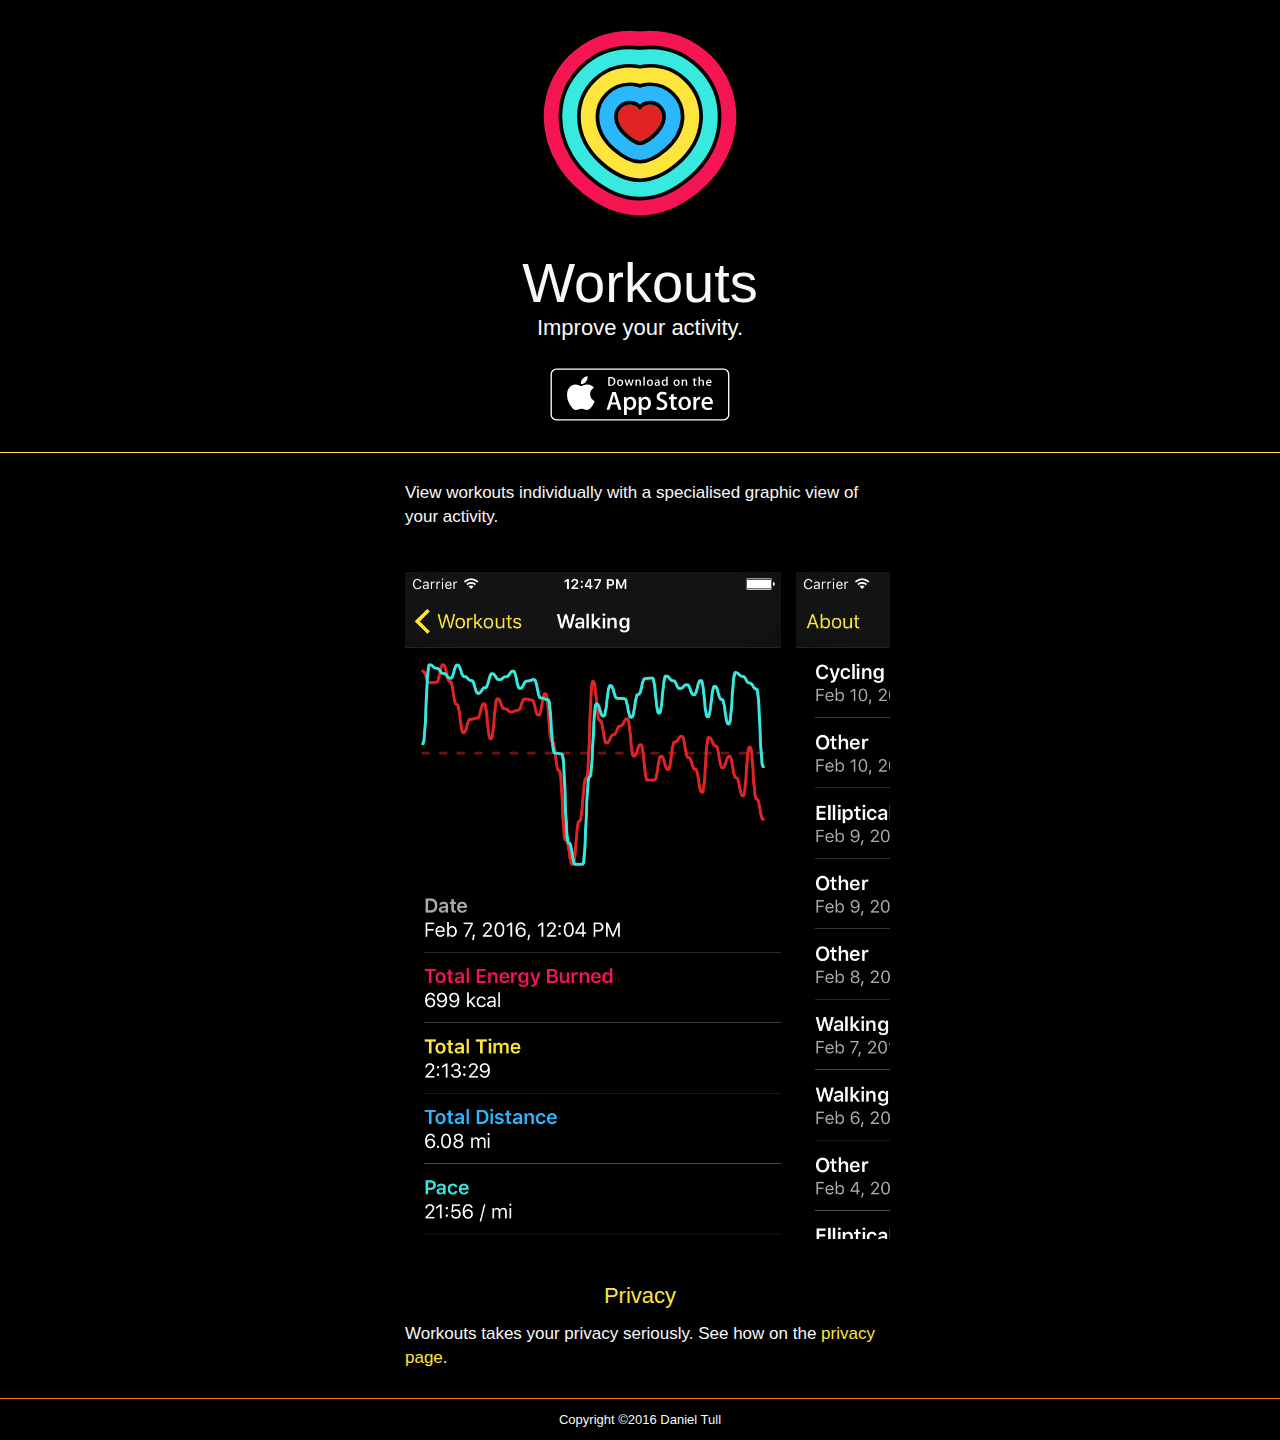
<file: index.html>
<!DOCTYPE html>
	<head>
		<title>Workouts</title>
		<meta name="description" content="Workouts is an iOS app for viewing activity data stored in the Health app.">
		<meta name="author" content="Daniel Tull">
		<meta name="keywords" content="workouts,workout,activity,tracker,health,run,walk,yoga,cycle,bike,jog,running,jogging,ios">
		<meta name="viewport" content="user-scalable=no, width=device-width">
		<link rel="stylesheet" href="style.css" type="text/css" media="screen" />
		<link rel="stylesheet" href="screenshots.css" type="text/css" media="screen" />
	</head>
	<body>
		<div class="header">
			<img id="logo" src="images/workouts.svg" /> 
			<h1><span class="double">Workouts</span></h1>
			<h2>Improve your activity.</h2>
	        <a class="download" href="http://itunes.apple.com/app/id1001215702?at=11lRrh&ls=1&mt=8&ct=website" target="_blank">
                <img class="border" width=180pt src="images/appstore.svg" />
            </a>
		</div>
        
		<div class="page">
            <div class="main">
                
    			<div class="section">
                    <p>View workouts individually with a specialised graphic view of your activity.</p>
    			</div>
				
    			<div class="screenshots">
					<ul>
						<li><img src="screenshots/2-4.0.png"/></li>
						<li><img src="screenshots/1-4.0.png"/></li>
						<li><img src="screenshots/3-4.0.png"/></li>
					</ul>
    			</div>
				
    			<div class="section">
					<h2><a href="privacy/index.html">Privacy</a></h2>
    				<p>Workouts takes your privacy seriously. See how on the <a href="privacy/index.html">privacy page</a>.</p>
    			</div>
            </div>
        </div>
        
		<div class="footer">
			<p class="footnote">Copyright &copy;2016 Daniel Tull</p>
		</div>

		<script>
			(function(i,s,o,g,r,a,m){i['GoogleAnalyticsObject']=r;i[r]=i[r]||function(){
				(i[r].q=i[r].q||[]).push(arguments)},i[r].l=1*new Date();a=s.createElement(o),
				m=s.getElementsByTagName(o)[0];a.async=1;a.src=g;m.parentNode.insertBefore(a,m)
			})(window,document,'script','//www.google-analytics.com/analytics.js','ga');

			ga('create', 'UA-39302181-2', 'auto');
			ga('send', 'pageview');
		</script>

	</body>
</html>
</file>
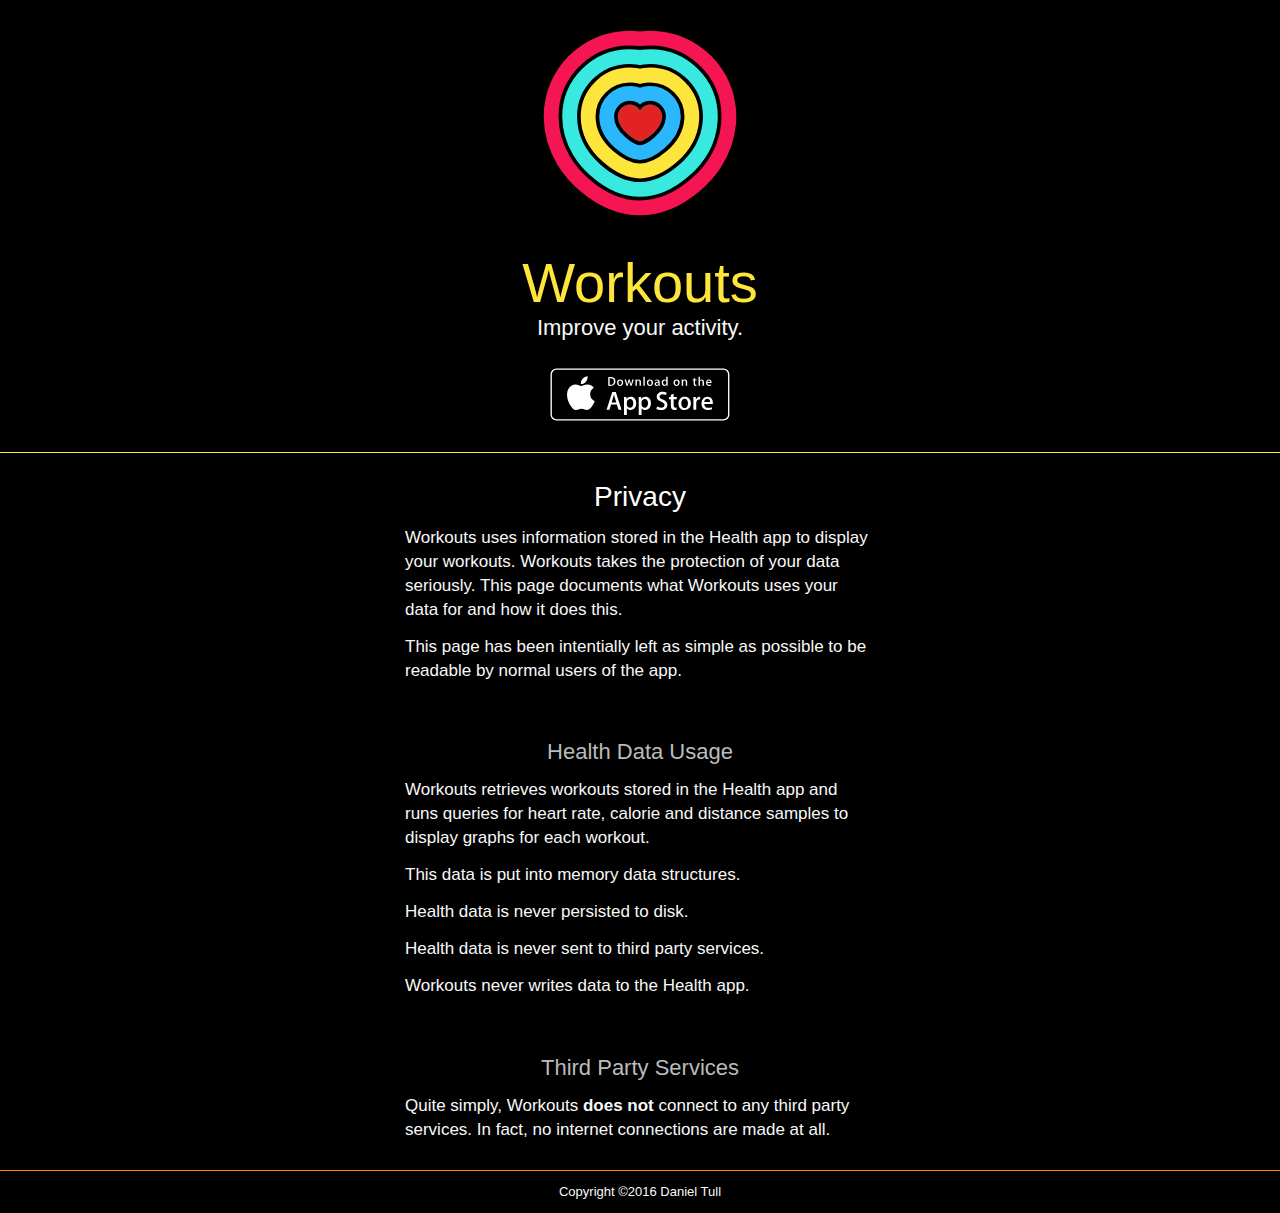
<file: privacy/index.html>
<!DOCTYPE html>
	<head>
		<title>Workouts: Privacy</title>
		<meta name="description" content="Workouts is an iOS app for viewing activity data stored in the Health app.">
		<meta name="author" content="Daniel Tull">
		<meta name="keywords" content="workouts,workout,activity,tracker,health,run,walk,yoga,cycle,bike,jog,running,jogging,ios">
		<meta name="viewport" content="user-scalable=no, width=device-width">
		<link rel="stylesheet" href="../style.css" type="text/css" media="screen" />
	</head>
	<body>
		<div class="header">
			<img id="logo" src="../images/workouts.svg" /> 
			<a href="../index.html"><h1><span class="double">Workouts</span></h1></a>
			<h2>Improve your activity.</h2>
	        <a class="download" href="http://itunes.apple.com/app/id1001215702?at=11lRrh&ls=1&mt=8&ct=website" target="_blank">
                <img class="border" width=180pt src="../images/appstore.svg" />
            </a>
		</div>
        
		<div class="page">
            <div class="main">
                
    			<div class="section">
    				<h1>Privacy</h1>
    				<p>Workouts uses information stored in the Health app to display your workouts. Workouts takes the protection of your data seriously. This page documents what Workouts uses your data for and how it does this.</p>
					<p>This page has been intentially left as simple as possible to be readable by normal users of the app.</p>
    			</div>
				
    			<div class="section">
    				<h2>Health Data Usage</h2>
    				<p>Workouts retrieves workouts stored in the Health app and runs queries for heart rate, calorie and distance samples to display graphs for each workout.</p>
    				<p>This data is put into memory data structures.</p>
    				<p>Health data is never persisted to disk.</p>
    				<p>Health data is never sent to third party services.</p>
    				<p>Workouts never writes data to the Health app.</p>
    			</div>
				
    			<div class="section">
    				<h2>Third Party Services</h2>
    				<p>Quite simply, Workouts <strong>does not</strong> connect to any third party services. In fact, no internet connections are made at all.</p>
    			</div>				
            </div>
        </div>
        
		<div class="footer">
			<p class="footnote">Copyright &copy;2016 Daniel Tull</p>
		</div>
	</body>
</html>
</file>
<file: style.css>
@import 'font.css';

html {
    background: #000;
	color: #F8F8F8;
}

body {
	margin: 0;
}

a {
	text-decoration: none;
	color: #FDE53B;
}
a:hover {
	text-decoration: underline;
}

#logo {
	width: 100%;
	max-width: 150pt;
	max-height: 150pt;
}

/** CUSTOM BULLETS */

.main ul.list {
	list-style: none;
	padding: 0;
	margin: 0;
}

.main ul.list li {
	padding-left: 1em;
	text-indent: -0.7em;
}

.main ul.list li:before {
	content: "\002022  ";
	color: #FDE53B;
}

/** HEADER */

div.header {
	text-align: center;
	padding: 20pt;
	border-bottom: 1px solid #FDE53B;
}

div.header h1 {
	margin: 20pt 0 0 0;
}

.double {
	font-size: 2em;
}

div.header h2 {
	margin: 0 0 20pt 0;
}

/** DOWNLOAD LINK */

.download p {
	margin: 0;
	font-style: none;
}
a.download {
	color: #333;
}
.download img {
	margin: 0;
}

/** MAIN */

div.page {
	background: #000;
}

div.main  {
	max-width: 500px;
	margin: auto;
}

div.main h1 {
	text-align: center;
	color: #fff;
	margin: 10pt 0;
}

div.main h2 {
	text-align: center;
	color: #bbb;
	margin: 10pt 0;
}

div.main p, div.main li {
	margin: 10pt 0;
	line-height: 1.4em;
}

div.main .image {
	text-align: center;
}
div.main .image img.feature {
	width: 60pt;
	margin: 2pt;
}

div.main div.section {
    padding: 15px;
    overflow: auto;
}

/** FOOTER */

div.footer p {
	border-top: 1pt solid #FF7F00;
	text-align: center;
	padding: 10pt 0pt;
	margin: 0;
}

@media (-webkit-min-device-pixel-ratio: 2) {
	div.header, div.footer p {
		border-width: 0.5pt;
	}
}

@media (-webkit-min-device-pixel-ratio: 3) {
	div.header, div.footer p {
		border-width: 1/3pt;
	}
}
</file>
<file: screenshots.css>
.screenshots {
    overflow-x: scroll;
    -webkit-overflow-scrolling: touch; 
}

.screenshots ul {
    margin: 15px;
    padding: 0;
    white-space: nowrap;
    word-spacing: -0.26em;
    font-size: 0;
}
.screenshots ul li {
    list-style-type: none;
    margin: 0;
    margin-right: 15px;
    display: inline-block;
    width: 80%;
}

.screenshots img {
    max-width: 100%;
    display: block;
}
</file>
